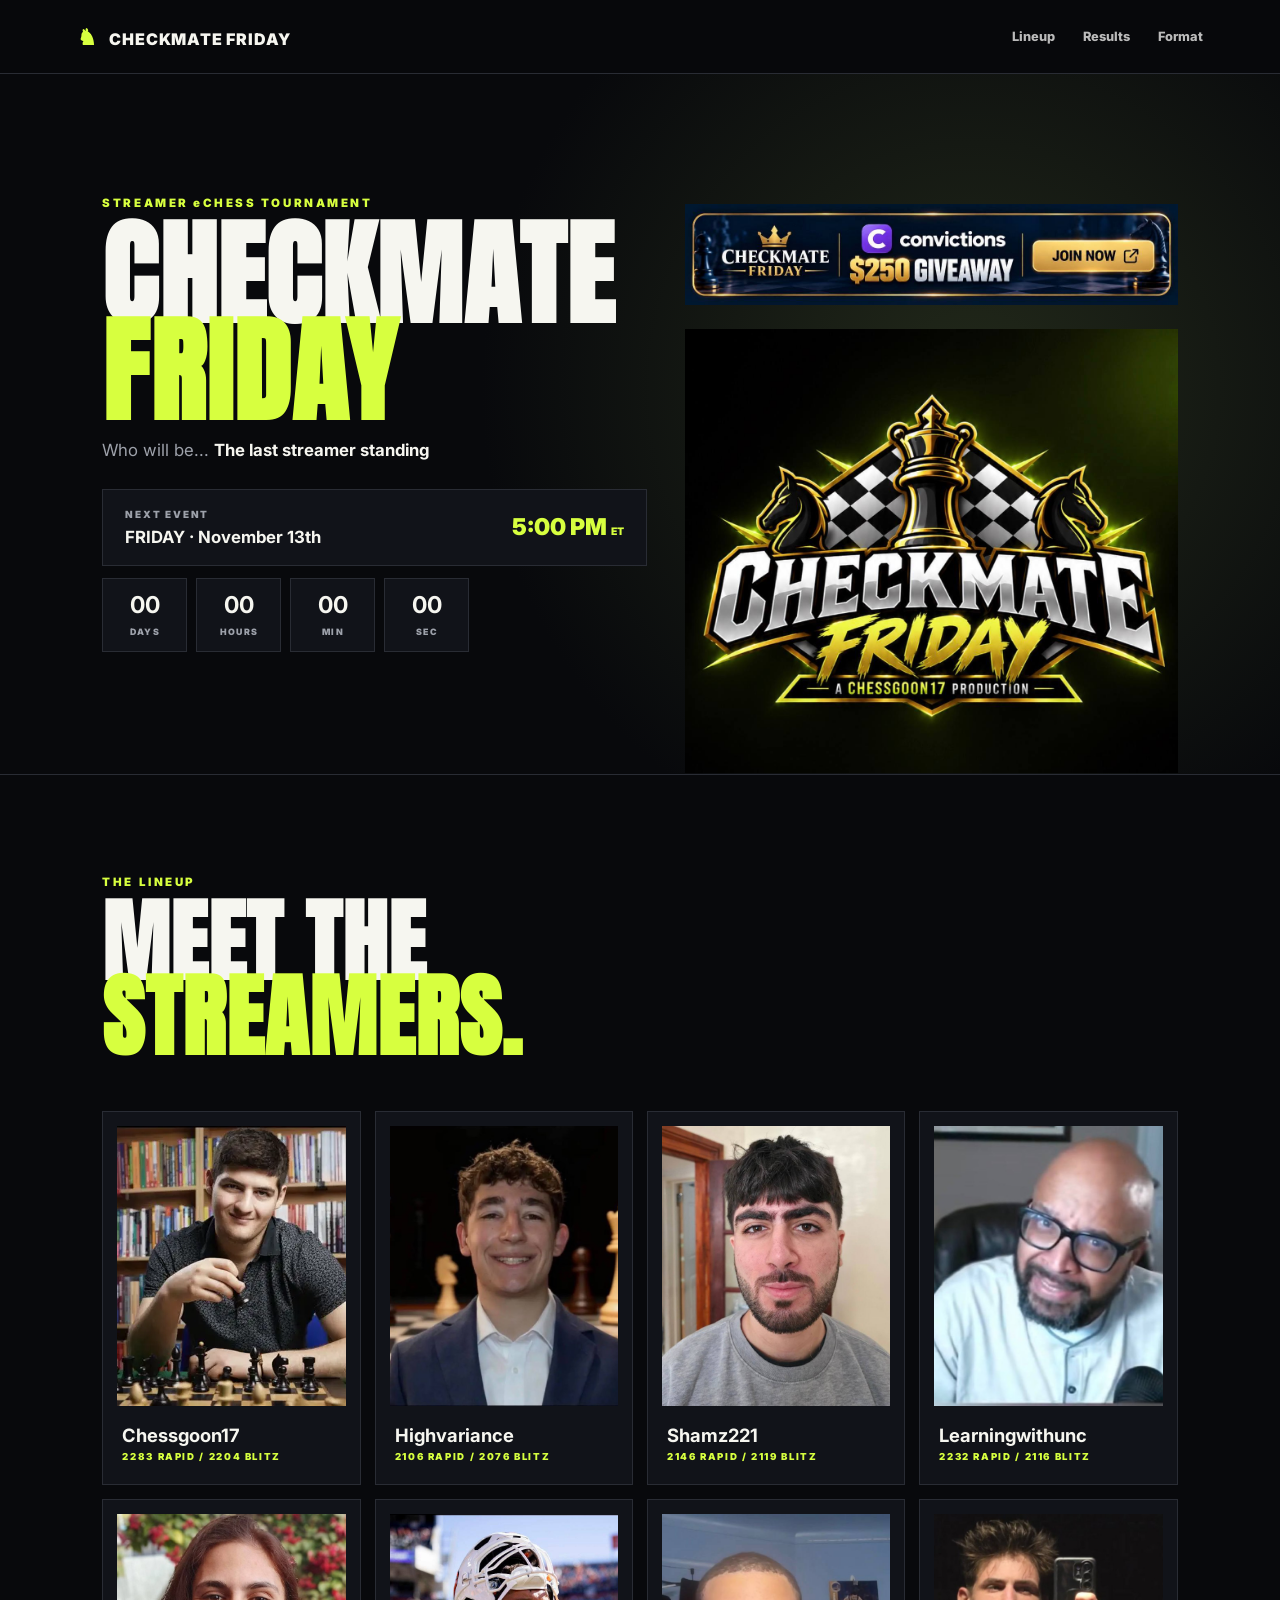
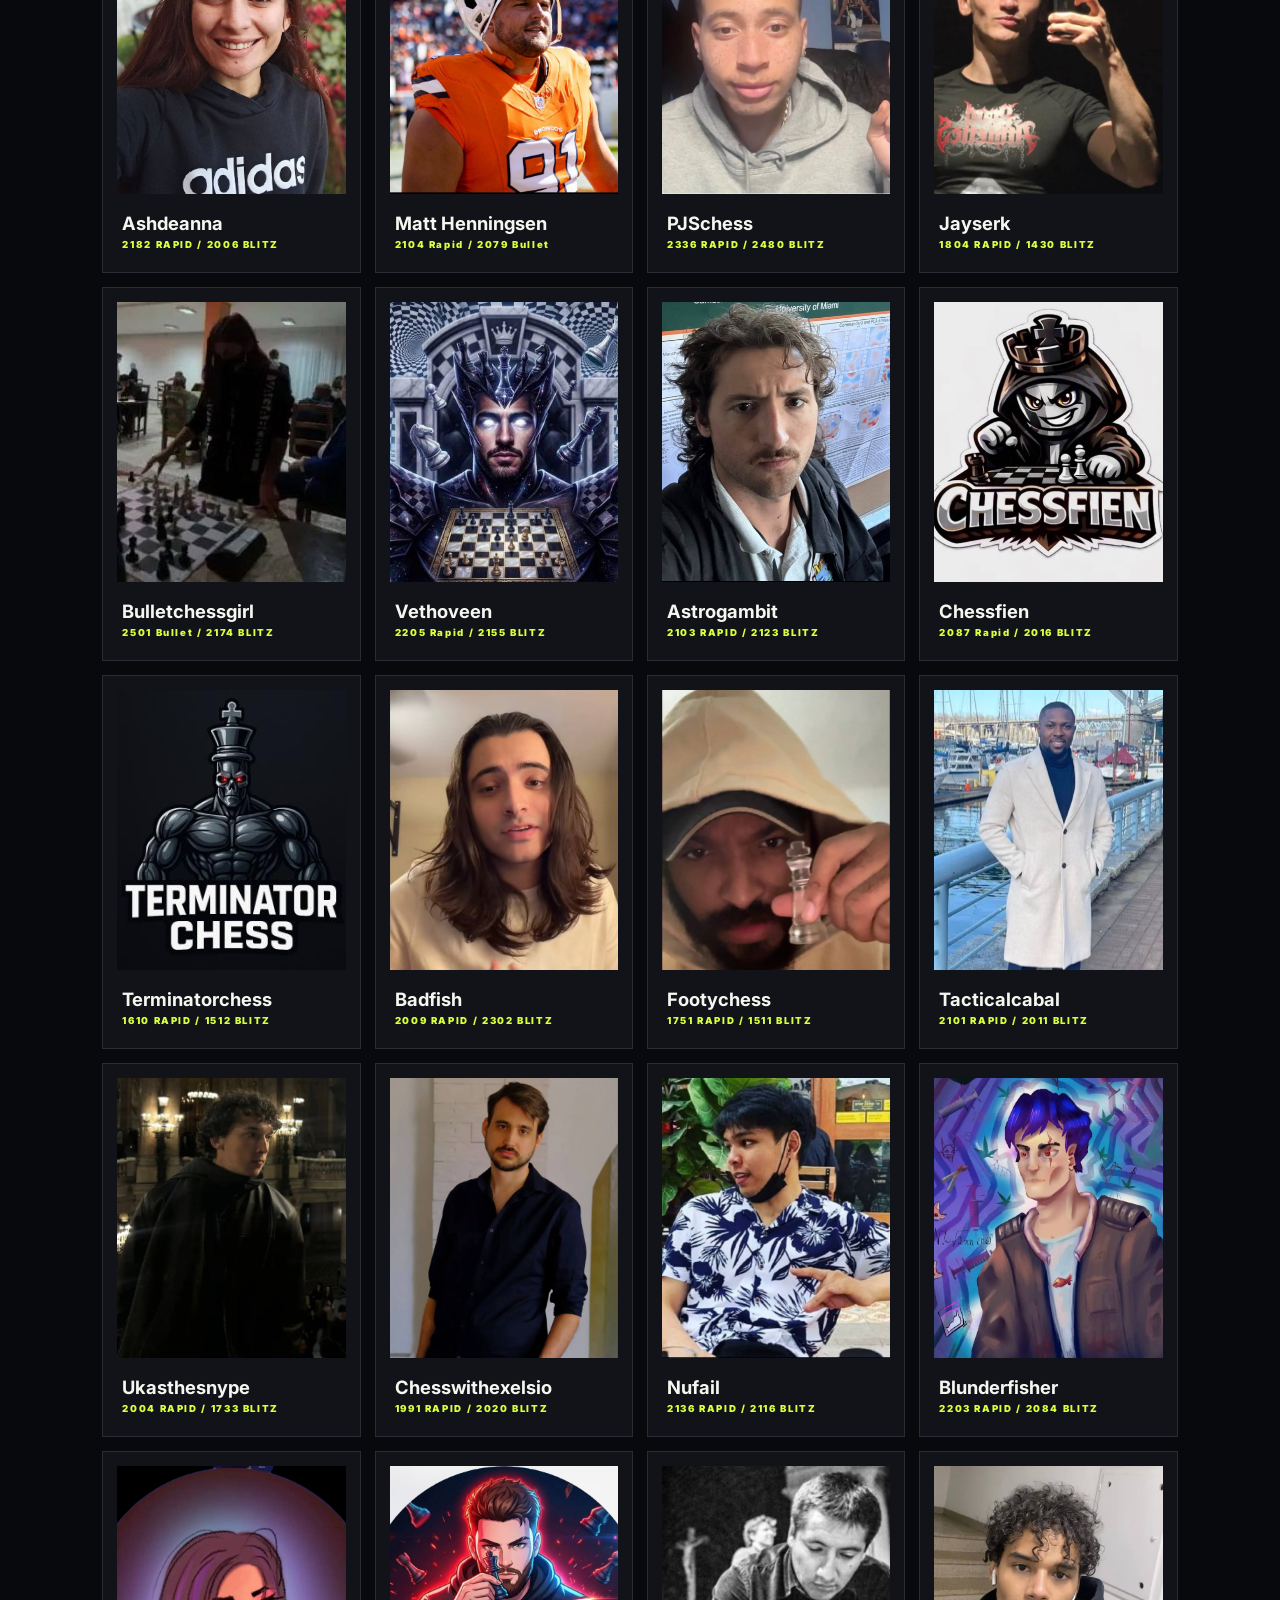
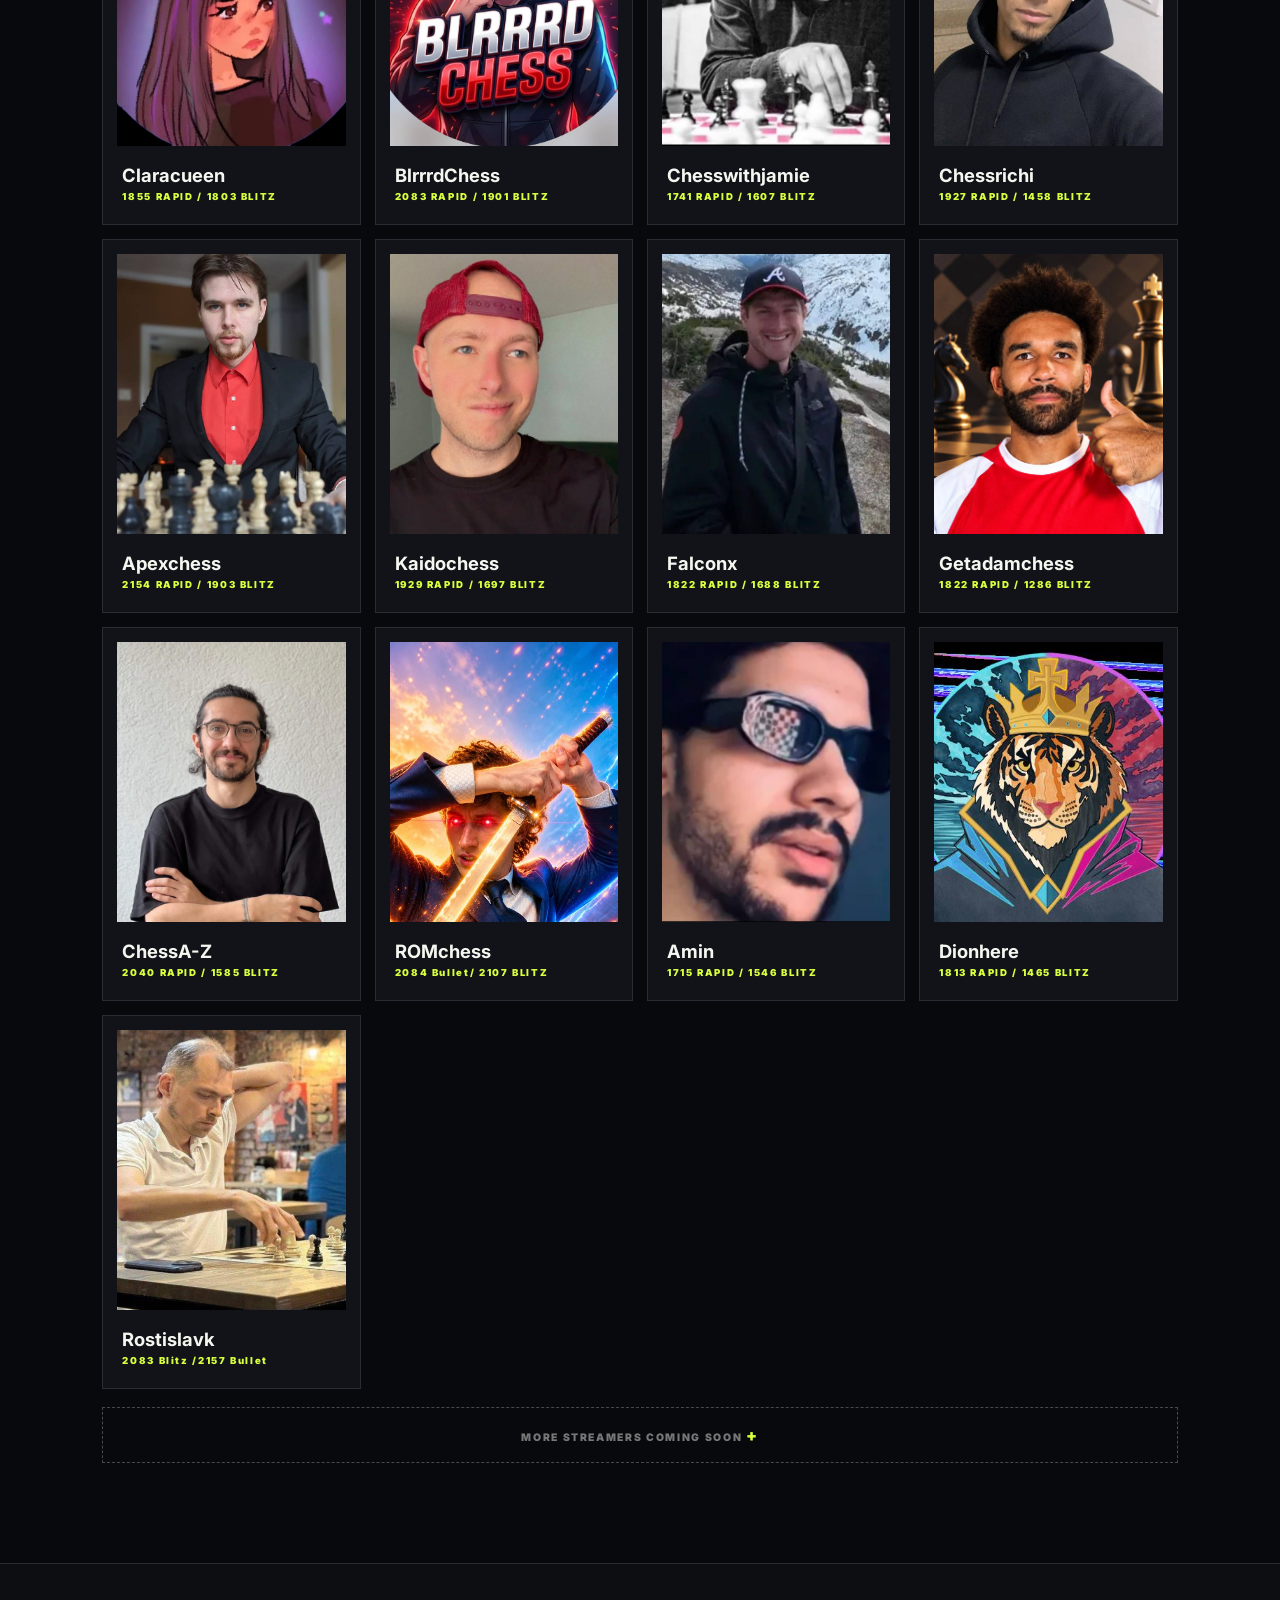
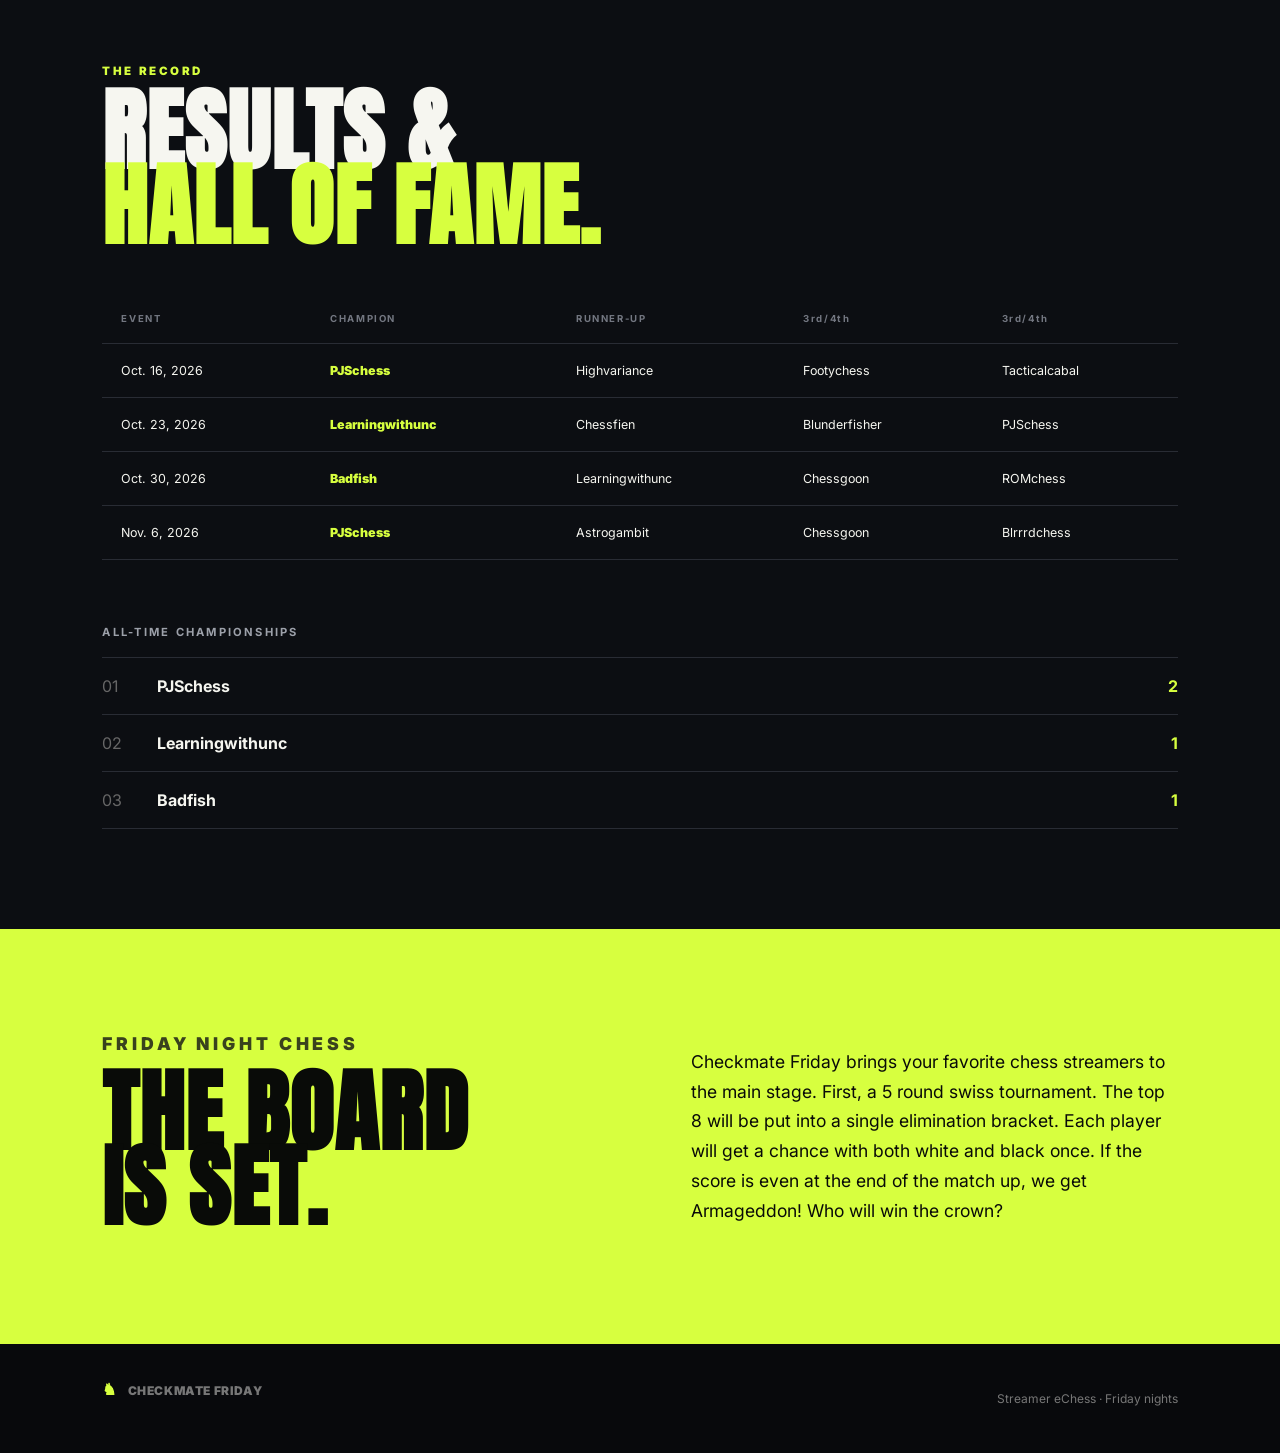
<file: index.html>
<!DOCTYPE html>
<html lang="en">
<head>
<meta charset="UTF-8">
<meta name="viewport" content="width=device-width, initial-scale=1.0">
<title>Checkmate Friday | Streamer eChess</title>
<meta name="description" content="Checkmate Friday — the weekly streamer eChess tournament.">
<link rel="stylesheet" href="style.css">
</head>
<body>
<header class="nav">
<a class="brand" href="#"> <span>♞</span> CHECKMATE FRIDAY </a>
  <nav><a href="#lineup">Lineup</a><a href="#results">Results</a><a href="#format">Format</a></nav>
</header>

<main>
<section class="hero">
  <div>
    <p class="eyebrow">STREAMER eCHESS TOURNAMENT</p>
    <h1>CHECKMATE<br><em>FRIDAY</em></h1>
    <p class="sub">Who will be... <strong>The last streamer standing</strong></p>
    <div class="event-card">
      <div><span>NEXT EVENT</span><strong>FRIDAY · November 13th </strong></div>
      <div class="time">5:00 PM <small>ET</small></div>
    </div>
    <div id="countdown" class="countdown"><div><b>--</b><span>DAYS</span></div><div><b>--</b><span>HOURS</span></div><div><b>--</b><span>MIN</span></div><div><b>--</b><span>SEC</span></div></div>
  </div>
 <div class="hero-art">
  <a href="https://convictionsapp.com/g/cZbb7MfjcVYsn5Gz7f3iTQ" target="_blank" rel="noopener noreferrer">
    <img src="Convictions-banner.jpg" alt="Convictions giveaway" style="width:100%;max-width:500px;height:auto;display:block;margin-bottom:12px;">
  </a>
  <img src="checkmate.jpg" alt="Checkmate Friday logo" style="width:100%;max-width:500px;height:auto;display:block;">
</div>
</section>
<section id="lineup" class="section">
  <p class="eyebrow">THE LINEUP</p>
  <div class="title-row"><h2>MEET THE<br><span>STREAMERS.</span></h2><p></p></div>
  <div class="players">
     <article class="player"> <div class="photo"><img src="chessgoon17.png" alt="Chessgoon17"></div><h3>Chessgoon17</h3><p> 2283 RAPID / 2204 BLITZ </p></article>
         <article class="player"> <div class="photo"><img src="highvariance.jpg" alt="Highvariance"></div><h3>Highvariance</h3><p> 2106 RAPID / 2076 BLITZ </p></article>
     <article class="player"> <div class="photo"><img src="shamz221.jpg" alt="Shamz221"></div><h3>Shamz221</h3><p> 2146 RAPID / 2119 BLITZ </p></article>
     <article class="player"> <div class="photo"><img src="Chessunc.jpg" alt="Learningwithunc"></div><h3>Learningwithunc</h3><p> 2232 RAPID / 2116 BLITZ </p></article>
            <article class="player"> <div class="photo"><img src="Ashdeanna.jpg" alt="Ashdeanna"></div><h3>Ashdeanna</h3><p> 2182 RAPID / 2006 BLITZ </p></article>
         <article class="player"> <div class="photo"><img src="Matt Henningsen.jpg" alt="Matt Henningsen"></div><h3>Matt Henningsen</h3><p> 2104 Rapid / 2079 Bullet </p></article>
    <article class="player"> <div class="photo"><img src="PJSCHESS.jpg" alt="PJSchess"></div><h3>PJSchess</h3><p> 2336 RAPID / 2480 BLITZ </p></article>
    <article class="player"> <div class="photo"><img src="Jayserk.jpg" alt="Jayserk"></div><h3>Jayserk</h3><p> 1804 RAPID / 1430 BLITZ </p></article>
         <article class="player"> <div class="photo"><img src="bulletchessgirl.jpg" alt="Bulletchessgirl"></div><h3>Bulletchessgirl</h3><p> 2501 Bullet / 2174 BLITZ </p></article>
         <article class="player"> <div class="photo"><img src="Vethoveen.jpg" alt="Vethoveen"></div><h3>Vethoveen</h3><p> 2205 Rapid / 2155 BLITZ </p></article>
            <article class="player"> <div class="photo"><img src="Astrogambit.jpg" alt="Astrogambit"></div><h3>Astrogambit</h3><p> 2103 RAPID / 2123 BLITZ </p></article>
     <article class="player"> <div class="photo"><img src="Chessfien.jpg" alt="Chessfien"></div><h3>Chessfien</h3><p> 2087 Rapid / 2016 BLITZ </p></article>
        <article class="player"> <div class="photo"><img src="Terminatorchess.jpg" alt="Terminatorchess"></div><h3>Terminatorchess</h3><p> 1610 RAPID / 1512 BLITZ </p></article>
            <article class="player"> <div class="photo"><img src="badfish.jpg" alt="Badfish"></div><h3>Badfish</h3><p> 2009 RAPID / 2302 BLITZ </p></article>
        <article class="player"> <div class="photo"><img src="footychess.jpg" alt="Footychess"></div><h3>Footychess</h3><p> 1751 RAPID / 1511 BLITZ </p></article>
     <article class="player"> <div class="photo"><img src="Tacticalcabal.jpg" alt="Tacticalcabal"></div><h3>Tacticalcabal</h3><p> 2101 RAPID / 2011 BLITZ </p></article>
     <article class="player"> <div class="photo"><img src="Ukas.jpg" alt="Ukasthesnype"></div><h3>Ukasthesnype</h3><p> 2004 RAPID / 1733 BLITZ </p></article>
    <article class="player"> <div class="photo"><img src="Exelsiochess.jpg" alt="Chesswithexelsio"></div><h3>Chesswithexelsio</h3><p> 1991 RAPID / 2020 BLITZ </p></article>
     <article class="player"> <div class="photo"><img src="nufail.jpg" alt="Nufail"></div><h3>Nufail</h3><p> 2136 RAPID / 2116 BLITZ </p></article>
       <article class="player"> <div class="photo"><img src="blunderfisher.jpg" alt="Blunderfisher"></div><h3>Blunderfisher</h3><p> 2203 RAPID / 2084 BLITZ </p></article>
    <article class="player"> <div class="photo"><img src="Claracueen.jpg" alt="Claracueen"></div><h3>Claracueen</h3><p> 1855 RAPID / 1803 BLITZ </p></article>
         <article class="player"> <div class="photo"><img src="BlrrrdChess.jpg" alt="BlrrrdChess"></div><h3>BlrrrdChess</h3><p> 2083 RAPID / 1901 BLITZ </p></article>
     <article class="player"> <div class="photo"><img src="Chesswithjamie.jpg" alt="Chesswithjamie"></div><h3>Chesswithjamie</h3><p> 1741 RAPID / 1607 BLITZ </p></article>
     <article class="player"> <div class="photo"><img src="chessrichi.jpg" alt="Chessrichi"></div><h3>Chessrichi</h3><p> 1927 RAPID / 1458 BLITZ </p></article>
    <article class="player"> <div class="photo"><img src="apexchess.jpg" alt="Apexchess"></div><h3>Apexchess</h3><p> 2154 RAPID / 1903 BLITZ </p></article>
     <article class="player"> <div class="photo"><img src="Kaidochess.jpg" alt="Kaidochess"></div><h3>Kaidochess</h3><p> 1929 RAPID / 1697 BLITZ </p></article>
    <article class="player"> <div class="photo"><img src="falconx.jpg" alt="Falconx"></div><h3>Falconx</h3><p> 1822 RAPID / 1688 BLITZ </p></article>
 <article class="player"> <div class="photo"><img src="Getadamchess.jpg" alt="Getadamchess"></div><h3>Getadamchess</h3><p> 1822 RAPID / 1286 BLITZ </p></article>
<article class="player"> <div class="photo"><img src="A-Zchess.webp" alt=ChessA-Z"></div><h3>ChessA-Z</h3><p> 2040 RAPID / 1585 BLITZ </p></article>
      <article class="player"> <div class="photo"><img src="ROMchess.jpg" alt=ROMchess"></div><h3>ROMchess</h3><p> 2084 Bullet/ 2107 BLITZ </p></article>
<article class="player"> <div class="photo"><img src="Amin.jpg" alt=Amin"></div><h3>Amin</h3><p> 1715 RAPID / 1546 BLITZ </p></article>
    <article class="player"> <div class="photo"><img src="Dionhere.jpg" alt=Dionhere"></div><h3>Dionhere</h3><p> 1813 RAPID / 1465 BLITZ </p></article>
        <article class="player"> <div class="photo"><img src="Rostislavk.jpg" alt=Rostislavk"></div><h3>Rostislavk</h3><p> 2083 Blitz /2157 Bullet </p></article>



  </div>
  <div class="add-note">MORE STREAMERS COMING SOON <span>+</span></div>
</section>

<section id="results" class="results">
  <div class="section">
    <p class="eyebrow">THE RECORD</p>
    <h2>RESULTS &<br><span>HALL OF FAME.</span></h2>
    <div class="table-wrap">
      <table><thead><tr><th>EVENT</th><th>CHAMPION</th><th>RUNNER-UP</th><th>3rd/4th</th><th>3rd/4th</th></tr></thead>
      <tbody>
        <tr><td>Oct. 16, 2026</td><td class="pending">PJSchess</td><td>Highvariance</td><td>Footychess</td><td>Tacticalcabal</td></tr>
         <tr><td>Oct. 23, 2026</td><td class="pending">Learningwithunc</td><td>Chessfien</td><td>Blunderfisher</td><td>PJSchess</td></tr>
           <tr><td>Oct. 30, 2026</td><td class="pending">Badfish</td><td>Learningwithunc</td><td>Chessgoon</td><td>ROMchess</td></tr>
            <tr><td>Nov. 6, 2026</td><td class="pending">PJSchess</td><td>Astrogambit</td><td>Chessgoon</td><td>Blrrrdchess</td></tr>

      </tbody></table>
    </div>
    <h3 class="subhead">ALL-TIME CHAMPIONSHIPS</h3>
    <div class="standings">
      <div><span>01</span><strong>PJSchess</strong><b>2</b></div>
      <div><span>02</span><strong>Learningwithunc</strong><b>1</b></div>
         <div><span>03</span><strong>Badfish</strong><b>1</b></div>
    </div>
  </div>
</section>

<section id="format" class="format">
  <div><p class="eyebrow">FRIDAY NIGHT CHESS</p><h2>THE BOARD<br>IS SET.</h2></div>
  <div><p>Checkmate Friday brings your favorite chess streamers to the main stage. First, a 5 round swiss tournament. The top 8 will be put into a single elimination bracket. Each player will get a chance with both white and black once. If the score is even at the end of the match up, we get Armageddon! Who will win the crown?</p>
</section>
</main>

<footer><div class="brand"><span>♞</span> CHECKMATE FRIDAY</div><p>Streamer eChess · Friday nights</p></footer>

<script>
const target = new Date("2026-11-13T17:00:00-05:00").getTime();
function tick(){
 const d=Math.max(0,target-Date.now()), day=Math.floor(d/86400000), hr=Math.floor(d/3600000)%24, min=Math.floor(d/60000)%60, sec=Math.floor(d/1000)%60;
 document.querySelector("#countdown").innerHTML=[day,hr,min,sec].map((n,i)=>`<div><b>${String(n).padStart(2,"0")}</b><span>${["DAYS","HOURS","MIN","SEC"][i]}</span></div>`).join("");
}
tick(); setInterval(tick,1000);
</script>
</body>
</html>
</file>
<file: style.css>
@import url('https://fonts.googleapis.com/css2?family=Anton&family=Inter:wght@400;600;800;900&display=swap');
:root{--bg:#08090c;--panel:#111319;--text:#f6f6f0;--muted:#9da1aa;--acid:#d7ff3f;--line:#292c34}
*{box-sizing:border-box}html{scroll-behavior:smooth}body{margin:0;background:var(--bg);color:var(--text);font-family:Inter,Arial,sans-serif}.nav{height:74px;border-bottom:1px solid var(--line);display:flex;align-items:center;justify-content:space-between;padding:0 6vw;position:sticky;top:0;z-index:9;background:rgba(8,9,12,.9);backdrop-filter:blur(12px)}a{color:inherit}.brand{text-decoration:none;font-weight:900;letter-spacing:.05em}.brand span{color:var(--acid);font-size:1.35em;margin-right:8px}.nav nav{display:flex;gap:28px}.nav nav a{text-decoration:none;color:#bbb;font-size:.8rem;font-weight:800}.hero{min-height:700px;padding:7vw 8vw;display:grid;grid-template-columns:1.05fr .95fr;gap:3vw;align-items:center;overflow:hidden;background:radial-gradient(circle at 76% 45%,#22291a 0,#08090c 47%)}.eyebrow{font-size:.72rem;font-weight:900;letter-spacing:.22em;color:var(--acid);margin:0 0 16px}.hero h1,h2{font-family:Anton,Impact,sans-serif;line-height:.84;margin:0;letter-spacing:.01em}.hero h1{font-size:clamp(4.4rem,9vw,8.8rem)}h2{font-size:clamp(4rem,7vw,7rem)}h2 span,.hero h1 em{color:var(--acid);font-style:normal}.sub{color:var(--muted);max-width:590px;font-size:1.05rem;line-height:1.6}.sub strong{color:var(--text)}.event-card{display:flex;justify-content:space-between;align-items:center;max-width:590px;background:var(--panel);border:1px solid var(--line);padding:18px 22px;margin:25px 0 12px}.event-card span{display:block;color:var(--muted);font-size:.62rem;font-weight:900;letter-spacing:.18em;margin-bottom:7px}.event-card strong{font-size:1.05rem}.time{font-size:1.45rem;font-weight:900;color:var(--acid)}.time small{font-size:.65rem}.countdown{display:flex;gap:9px;max-width:590px}.countdown div{background:#111319;border:1px solid var(--line);min-width:85px;padding:12px;text-align:center}.countdown b{display:block;font-size:1.45rem}.countdown span{font-size:.55rem;color:var(--muted);letter-spacing:.15em;font-weight:900}.hero-art{height:440px;display:grid;place-items:center;position:relative}.board{width:min(34vw,420px);height:min(34vw,420px);background:conic-gradient(#cbd3b5 25%,#3c4536 0 50%,#cbd3b5 0 75%,#3c4536 0) 0 0/25% 25%;transform:rotate(-5deg);box-shadow:22px 26px #000}.knight{position:absolute;font-size:min(27vw,300px);filter:drop-shadow(10px 15px #000)}.section{padding:100px 8vw;border-top:1px solid var(--line)}.title-row{display:flex;justify-content:space-between;gap:50px;align-items:end}.title-row>p{max-width:330px;color:var(--muted);line-height:1.6}.players{display:grid;grid-template-columns:repeat(4,minmax(0,1fr));gap:14px;margin-top:55px}.player{background:var(--panel);border:1px solid var(--line);padding:14px;transition:.2s}.player:hover{transform:translateY(-5px);border-color:var(--acid)}.photo{height:230px;background:#1a1d23;display:grid;place-items:center;font-size:6rem}.player h3{margin:18px 5px 5px;font-size:1.15rem}.player p{margin:0 5px 8px;color:var(--acid);font-size:.6rem;font-weight:900;letter-spacing:.17em}.add-note{margin-top:18px;border:1px dashed #454952;padding:17px;text-align:center;color:#777;font-size:.65rem;font-weight:900;letter-spacing:.16em}.add-note span{color:var(--acid);font-size:1rem}.results{background:#0c0e12}.table-wrap{overflow-x:auto;margin-top:50px}.table-wrap table{width:100%;border-collapse:collapse;min-width:650px}.table-wrap th,.table-wrap td{text-align:left;padding:19px;border-bottom:1px solid var(--line);font-size:.78rem}.table-wrap th{color:#737781;font-size:.6rem;letter-spacing:.17em}.pending{color:var(--acid);font-weight:900}.subhead{margin:65px 0 18px;font-size:.7rem;letter-spacing:.2em;color:var(--muted)}.standings{border-top:1px solid var(--line)}.standings div{display:grid;grid-template-columns:55px 1fr 60px;padding:18px 0;border-bottom:1px solid var(--line)}.standings span{color:#666}.standings b{color:var(--acid);text-align:right}.format{padding:100px 8vw;background:var(--acid);color:#090b08;display:grid;grid-template-columns:1fr 1fr;gap:8vw}.format .eyebrow{color:#39421d}.format p{font-size:1.1rem;line-height:1.7;max-width:580px}.stats{display:flex;gap:45px;margin-top:40px}.stats strong{display:block;font-family:Anton;font-size:3rem}.stats span{font-size:.58rem;font-weight:900;letter-spacing:.15em}footer{padding:35px 8vw;display:flex;justify-content:space-between;color:#777;font-size:.75rem}
@media(max-width:850px){.hero{grid-template-columns:1fr}.hero-art{order:-1;height:300px}.board{width:270px;height:270px}.knight{font-size:200px}.players{grid-template-columns:1fr 1fr}.format{grid-template-columns:1fr}.title-row{display:block}}@media(max-width:520px){.nav nav{gap:12px}.nav nav a{font-size:.65rem}.hero h1{font-size:4.6rem}.event-card{display:block}.time{margin-top:12px}.countdown div{min-width:0;flex:1}.countdown b{font-size:1.1rem}.players{grid-template-columns:1fr}.photo{height:260px}footer{display:block}.format{padding:75px 8vw}}
.photo {
  width: 100%;
  height: 280px;
  overflow: hidden;
}

.photo img {
  width: 100%;
  height: 100%;
  object-fit: cover;
  display: block;
}
.hero-art {
  display: flex;
  flex-direction: column;
  align-items: center;
  gap: 12px;
}

.hero-art a {
  display: block;
  width: 100%;
  max-width: 500px;
}

.hero-art a img {
  display: block;
  width: 100%;
  height: auto;
}

.hero-art > img {
  display: block;
  width: 100%;
  max-width: 500px;
  height: auto;
}
</file>
